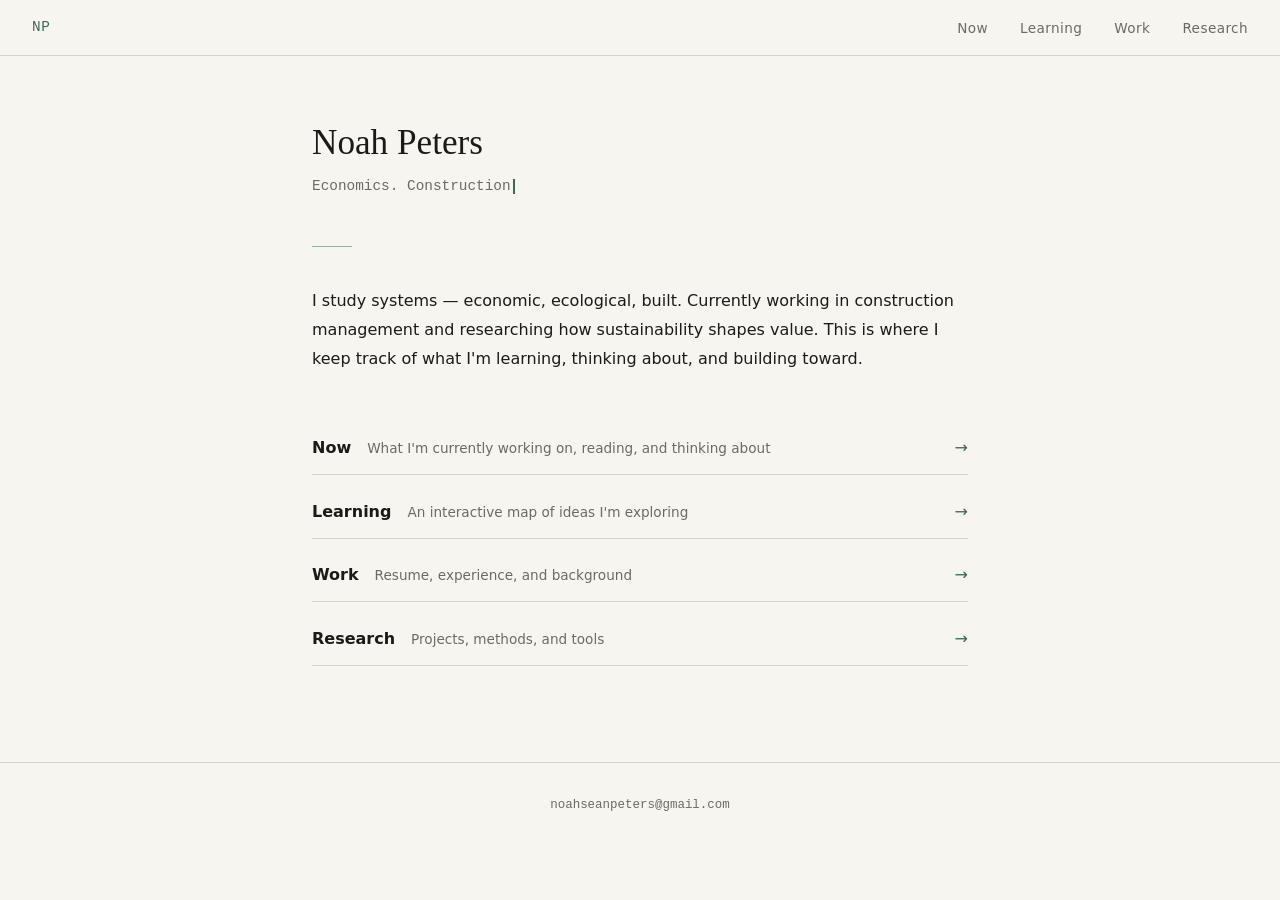
<file: index.html>
<!DOCTYPE html>
<html lang="en">
<head>
  <meta charset="UTF-8" />
  <meta name="viewport" content="width=device-width, initial-scale=1.0" />
  <title>Noah Peters</title>
  <link rel="stylesheet" href="css/style.css" />
  <style>
    .home-intro { margin-bottom: 3rem; }
    .home-intro h1 { margin-bottom: 0.5rem; }
    .nav-links { display: flex; flex-direction: column; gap: 0.6rem; margin-top: 3rem; }
    .nav-link-item {
      display: flex;
      align-items: baseline;
      gap: 1rem;
      padding: 0.8rem 0;
      border-bottom: 1px solid var(--border);
      text-decoration: none;
      color: var(--text);
      transition: color 0.2s;
    }
    .nav-link-item:hover { color: var(--accent); text-decoration: none; }
    .nav-link-item:hover .nav-link-arrow { transform: translateX(4px); }
    .nav-link-label { font-weight: 600; font-size: 1rem; }
    .nav-link-desc { font-size: 0.85rem; color: var(--text-muted); flex: 1; }
    .nav-link-arrow { color: var(--accent); transition: transform 0.2s; font-size: 1rem; }
    .divider {
      width: 40px;
      height: 1px;
      background: var(--accent);
      margin: 2.5rem 0;
      opacity: 0.5;
    }
  </style>
</head>
<body>

<nav>
  <a class="nav-name" href="index.html">NP</a>
  <ul>
    <li><a href="now.html">Now</a></li>
    <li><a href="learning.html">Learning</a></li>
    <li><a href="work.html">Work</a></li>
    <li><a href="research.html">Research</a></li>
  </ul>
</nav>

<main>
  <div class="home-intro">
    <h1 id="name-heading">Noah Peters</h1>
    <div class="typewriter" id="typewriter"></div>
  </div>

  <div class="divider"></div>

  <p id="bio-text" style="font-size:1rem; color: var(--text); line-height:1.8;"></p>

  <div class="nav-links" id="nav-links">
    <a class="nav-link-item" href="now.html">
      <span class="nav-link-label">Now</span>
      <span class="nav-link-desc">What I'm currently working on, reading, and thinking about</span>
      <span class="nav-link-arrow">→</span>
    </a>
    <a class="nav-link-item" href="learning.html">
      <span class="nav-link-label">Learning</span>
      <span class="nav-link-desc">An interactive map of ideas I'm exploring</span>
      <span class="nav-link-arrow">→</span>
    </a>
    <a class="nav-link-item" href="work.html">
      <span class="nav-link-label">Work</span>
      <span class="nav-link-desc">Resume, experience, and background</span>
      <span class="nav-link-arrow">→</span>
    </a>
    <a class="nav-link-item" href="research.html">
      <span class="nav-link-label">Research</span>
      <span class="nav-link-desc">Projects, methods, and tools</span>
      <span class="nav-link-arrow">→</span>
    </a>
  </div>
</main>

<footer>
  <span id="footer-email"></span>
</footer>

<script src="js/typewriter.js"></script>
<script>
  fetch('data/profile.json')
    .then(r => r.json())
    .then(p => {
      document.title = p.name;
      document.getElementById('name-heading').textContent = p.name;
      document.getElementById('bio-text').textContent = p.intro.join(' ');
      document.getElementById('footer-email').textContent = p.email;
      const tw = document.getElementById('typewriter');
      typewriter(tw, [p.tagline, ...p.intro], { speed: 42, pause: 2200, loop: true });
    });
</script>
</body>
</html>
</file>
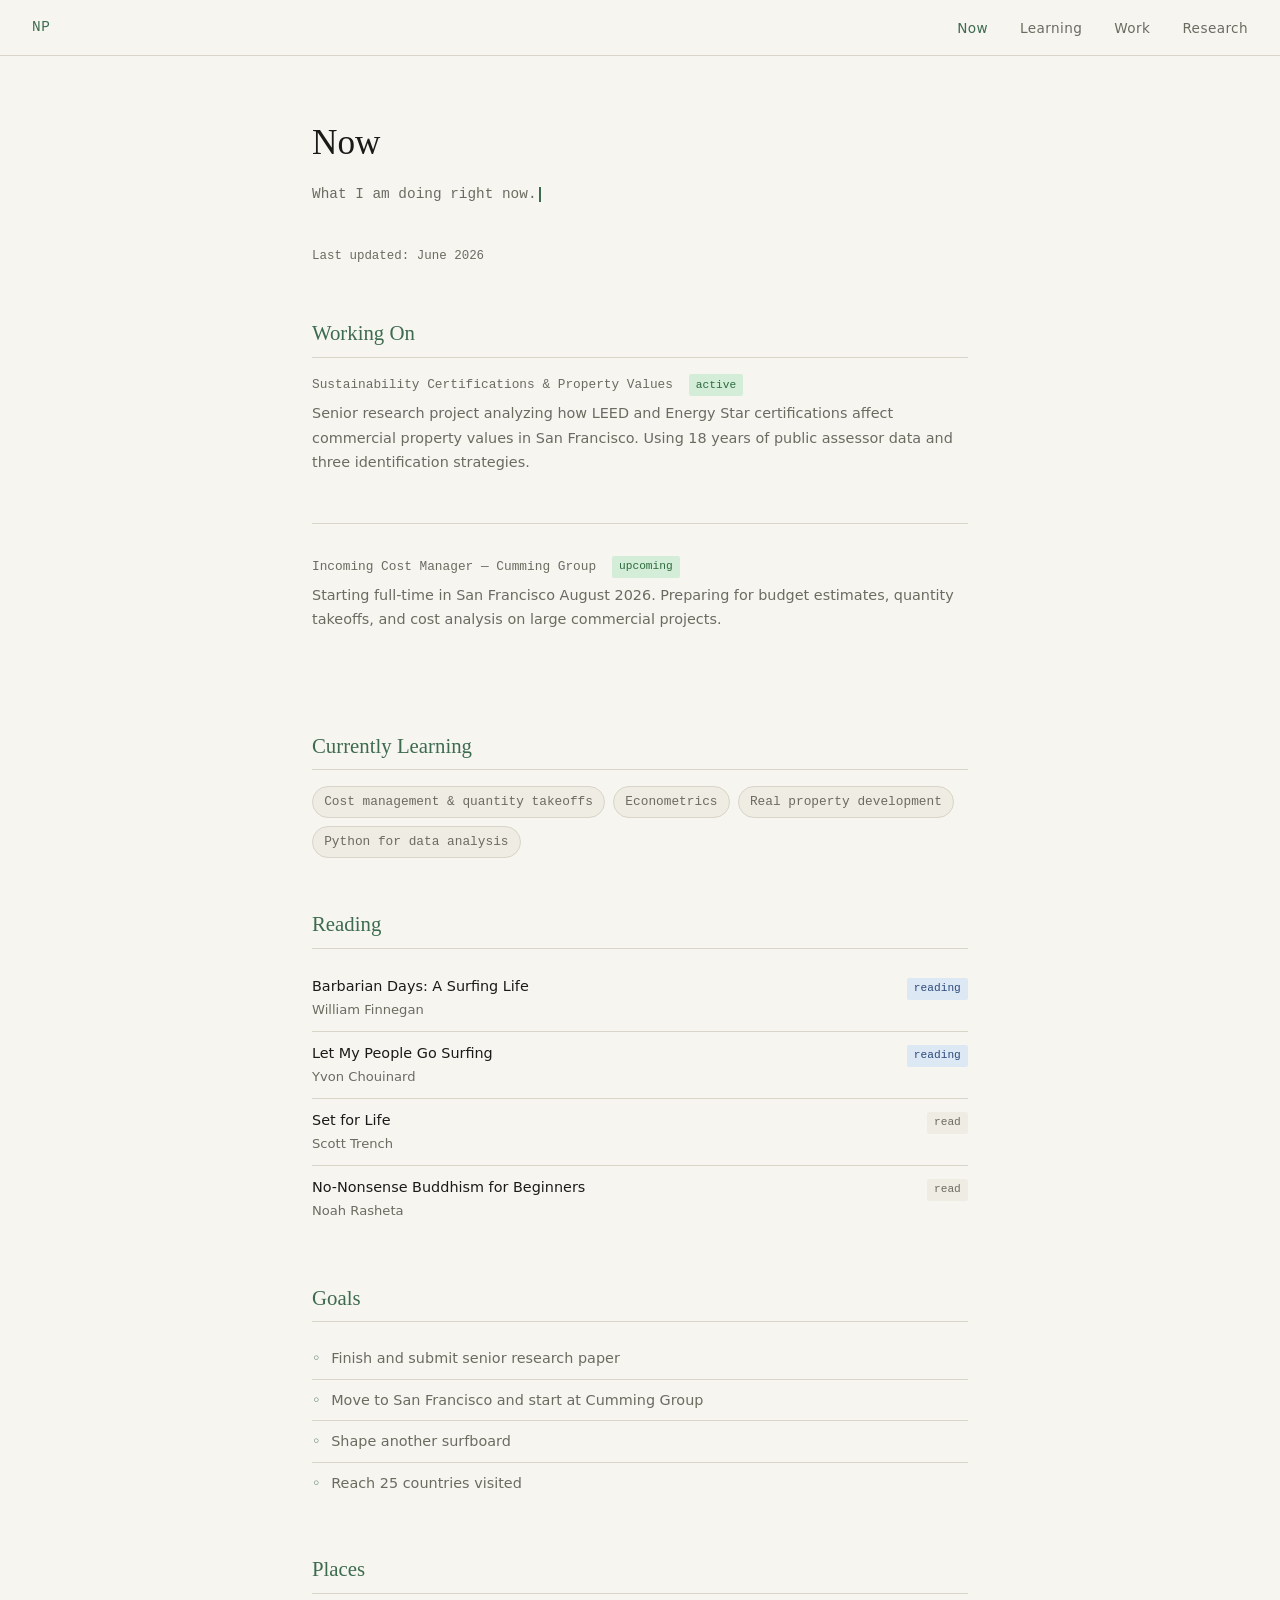
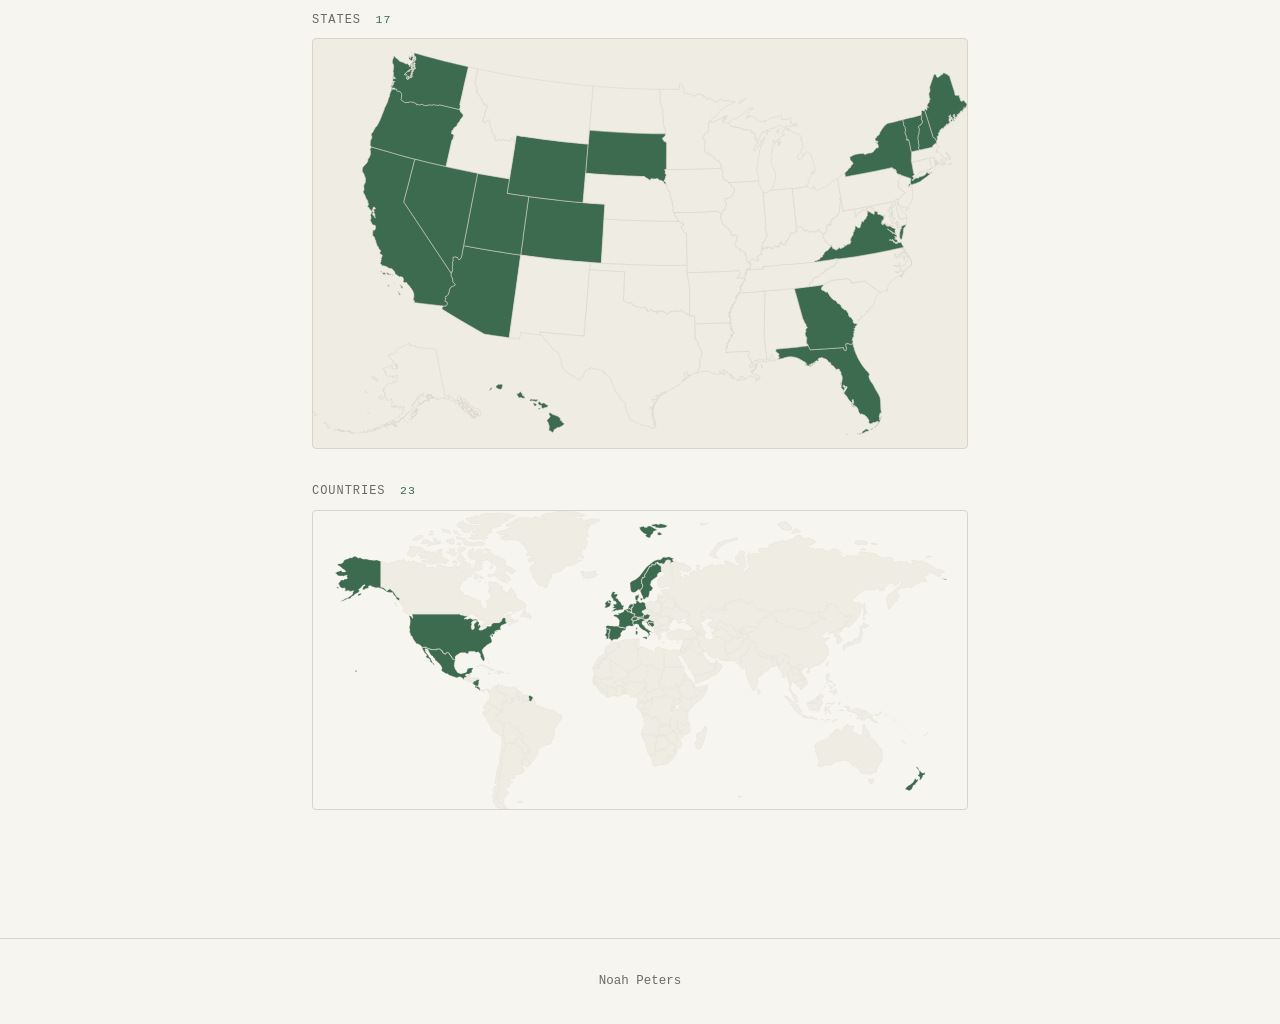
<file: now.html>
<!DOCTYPE html>
<html lang="en">
<head>
  <meta charset="UTF-8" />
  <meta name="viewport" content="width=device-width, initial-scale=1.0" />
  <title>Now — Noah Peters</title>
  <link rel="stylesheet" href="css/style.css" />
  <link rel="stylesheet" href="js/vendor/jsvectormap.min.css" />
  <style>
    .reading-item {
      display: flex;
      justify-content: space-between;
      align-items: baseline;
      padding: 0.6rem 0;
      border-bottom: 1px solid var(--border);
      gap: 1rem;
    }
    .reading-item:last-child { border-bottom: none; }
    .book-title { font-size: 0.9rem; color: var(--text); }
    .book-author { font-size: 0.82rem; color: var(--text-muted); }
    .goal-item {
      padding: 0.5rem 0 0.5rem 1.2rem;
      border-bottom: 1px solid var(--border);
      font-size: 0.9rem;
      color: var(--text-muted);
      position: relative;
    }
    .goal-item::before {
      content: '◦';
      position: absolute;
      left: 0;
      color: var(--accent);
    }
    .goal-item:last-child { border-bottom: none; }
    .learning-chips { display: flex; flex-wrap: wrap; gap: 0.5rem; margin-top: 0.5rem; }
    .chip {
      font-size: 0.8rem;
      font-family: var(--font-mono);
      background: var(--bg-alt);
      border: 1px solid var(--border);
      color: var(--text-muted);
      padding: 0.25rem 0.7rem;
      border-radius: 20px;
    }
    .updated {
      font-family: var(--font-mono);
      font-size: 0.78rem;
      color: var(--text-muted);
      margin-bottom: 2.5rem;
    }
    .map-label {
      font-family: var(--font-mono);
      font-size: 0.75rem;
      text-transform: uppercase;
      letter-spacing: 0.08em;
      color: var(--text-muted);
      margin-bottom: 0.5rem;
    }
    .map-count {
      font-family: var(--font-mono);
      font-size: 0.72rem;
      color: var(--accent);
      margin-left: 0.4rem;
    }
    .map-container {
      width: 100%;
      border: 1px solid var(--border);
      border-radius: 4px;
      background: var(--bg-alt);
      overflow: hidden;
      margin-bottom: 2rem;
    }
    #us-map    { /* height driven by SVG aspect ratio */ }
    #us-map svg { display: block; width: 100%; height: auto; }
    #world-map { height: 300px; }
    .state-path { cursor: pointer; transition: fill 0.12s; }
    #us-tooltip {
      position: fixed;
      display: none;
      background: var(--text);
      color: var(--bg);
      font-family: var(--font-mono);
      font-size: 0.74rem;
      padding: 0.22rem 0.55rem;
      border-radius: 2px;
      pointer-events: none;
      z-index: 200;
      white-space: nowrap;
    }
    .jsvectormap-tooltip {
      font-family: var(--font-mono) !important;
      font-size: 0.75rem !important;
      background: var(--text) !important;
      color: var(--bg) !important;
      border: none !important;
      border-radius: 2px !important;
      padding: 0.25rem 0.6rem !important;
    }
  </style>
</head>
<body>

<nav>
  <a class="nav-name" href="index.html">NP</a>
  <ul>
    <li><a href="now.html" class="active">Now</a></li>
    <li><a href="learning.html">Learning</a></li>
    <li><a href="work.html">Work</a></li>
    <li><a href="research.html">Research</a></li>
  </ul>
</nav>

<main>
  <h1>Now</h1>
  <div class="typewriter" id="typewriter"></div>
  <p class="updated" id="updated"></p>

  <h2>Working On</h2>
  <div id="working-on"></div>

  <h2>Currently Learning</h2>
  <div class="learning-chips" id="learning-chips"></div>

  <h2>Reading</h2>
  <div id="reading"></div>

  <h2>Goals</h2>
  <div id="goals"></div>

  <h2>Places</h2>
  <div class="map-label" id="us-label"></div>
  <div id="us-map" class="map-container"></div>
  <div class="map-label" id="world-label"></div>
  <div id="world-map" class="map-container"></div>
</main>

<div id="us-tooltip"></div>
<footer>Noah Peters</footer>

<script src="js/typewriter.js"></script>
<script src="js/vendor/jsvectormap.min.js"></script>
<script src="js/vendor/jsvectormap-world.js"></script>
<script src="js/vendor/topojson-client.min.js"></script>
<script src="js/vendor/d3-array.min.js"></script>
<script src="js/vendor/d3-geo.min.js"></script>
<script>
  const COUNTRY_CODES = {
    'Afghanistan':'AF','Albania':'AL','Algeria':'DZ','Angola':'AO','Argentina':'AR',
    'Armenia':'AM','Australia':'AU','Austria':'AT','Azerbaijan':'AZ','Bahrain':'BH',
    'Bangladesh':'BD','Belarus':'BY','Belgium':'BE','Belize':'BZ','Benin':'BJ',
    'Bolivia':'BO','Bosnia and Herzegovina':'BA','Botswana':'BW','Brazil':'BR',
    'Bulgaria':'BG','Cambodia':'KH','Cameroon':'CM','Canada':'CA','Chile':'CL',
    'China':'CN','Colombia':'CO','Costa Rica':'CR','Croatia':'HR','Cuba':'CU',
    'Czech Republic':'CZ','Denmark':'DK','Dominican Republic':'DO','Ecuador':'EC',
    'Egypt':'EG','El Salvador':'SV','England':'GB','Estonia':'EE','Ethiopia':'ET',
    'Finland':'FI','France':'FR','Georgia':'GE','Germany':'DE','Ghana':'GH',
    'Greece':'GR','Guatemala':'GT','Honduras':'HN','Hungary':'HU','Iceland':'IS',
    'India':'IN','Indonesia':'ID','Iran':'IR','Iraq':'IQ','Republic of Ireland':'IE',
    'Israel':'IL','Italy':'IT','Jamaica':'JM','Japan':'JP','Jordan':'JO',
    'Kazakhstan':'KZ','Kenya':'KE','Kosovo':'XK','Latvia':'LV','Lebanon':'LB',
    'Libya':'LY','Liechtenstein':'LI','Lithuania':'LT','Luxembourg':'LU',
    'Malaysia':'MY','Mali':'ML','Mexico':'MX','Moldova':'MD','Mongolia':'MN',
    'Morocco':'MA','Mozambique':'MZ','Myanmar':'MM','Nepal':'NP','Netherlands':'NL',
    'New Zealand':'NZ','Nicaragua':'NI','Nigeria':'NG','North Korea':'KP',
    'Norway':'NO','Pakistan':'PK','Panama':'PA','Paraguay':'PY','Peru':'PE',
    'Philippines':'PH','Poland':'PL','Portugal':'PT','Romania':'RO','Russia':'RU',
    'Saudi Arabia':'SA','Scotland':'GB','Senegal':'SN','Serbia':'RS','Singapore':'SG',
    'Slovakia':'SK','Slovenia':'SI','Somalia':'SO','South Africa':'ZA',
    'South Korea':'KR','Spain':'ES','Sudan':'SD','Sweden':'SE','Switzerland':'CH',
    'Syria':'SY','Taiwan':'TW','Tanzania':'TZ','Thailand':'TH','Tunisia':'TN',
    'Turkey':'TR','Uganda':'UG','Ukraine':'UA','United Arab Emirates':'AE',
    'United Kingdom':'GB','United States':'US','Uruguay':'UY','Uzbekistan':'UZ',
    'Venezuela':'VE','Vietnam':'VN','Wales':'GB','Yemen':'YE','Zambia':'ZM',
    'Zimbabwe':'ZW'
  };

  const mapStyle = {
    initial:      { fill: '#efece4', stroke: '#d8d4c8', strokeWidth: 0.4 },
    selected:     { fill: '#3d6b4f' },
    hover:        { fillOpacity: 0.75 },
    selectedHover:{ fill: '#4d7b5f' }
  };

  fetch('data/now.json')
    .then(r => r.json())
    .then(d => {
      document.getElementById('updated').textContent = `Last updated: ${d.updated}`;

      typewriter(document.getElementById('typewriter'),
        ['What I am doing right now.'], { speed: 40, pause: 99999 });

      // Working on
      const wo = document.getElementById('working-on');
      d.working_on.forEach(item => {
        wo.innerHTML += `
          <div class="entry">
            <div class="entry-meta">
              ${item.title}
              <span class="status status-active">${item.status}</span>
            </div>
            <p class="entry-desc">${item.description}</p>
          </div>`;
      });

      // Learning chips
      const chips = document.getElementById('learning-chips');
      d.learning.forEach(l => {
        chips.innerHTML += `<span class="chip">${l}</span>`;
      });

      // Reading
      const reading = document.getElementById('reading');
      d.reading.forEach(b => {
        const statusClass = b.status === 'reading' ? 'status-reading'
          : b.status === 'read' ? 'status-done' : 'status-want';
        const statusLabel = b.status === 'want to read' ? 'want to read' : b.status;
        reading.innerHTML += `
          <div class="reading-item">
            <div>
              <div class="book-title">${b.title}</div>
              <div class="book-author">${b.author}</div>
            </div>
            <span class="status ${statusClass}">${statusLabel}</span>
          </div>`;
      });

      // Goals
      const goals = document.getElementById('goals');
      d.goals.forEach(g => {
        goals.innerHTML += `<div class="goal-item">${g}</div>`;
      });

      // Places — maps
      document.getElementById('us-label').innerHTML =
        `States <span class="map-count">${d.places.states.length}</span>`;
      document.getElementById('world-label').innerHTML =
        `Countries <span class="map-count">${d.places.countries.length}</span>`;

      // US states map via d3-geo + topojson
      const tip = document.getElementById('us-tooltip');
      fetch('js/vendor/states-10m.json')
        .then(r => r.json())
        .then(us => {
          const features = topojson.feature(us, us.objects.states).features;
          const W = 960, H = 600;
          const projection = d3.geoAlbersUsa().fitSize([W, H], { type: 'FeatureCollection', features });
          const path = d3.geoPath().projection(projection);

          const svg = document.createElementNS('http://www.w3.org/2000/svg', 'svg');
          svg.setAttribute('viewBox', `0 0 ${W} ${H}`);
          svg.setAttribute('width', '100%');
          svg.setAttribute('height', 'auto');
          svg.setAttribute('preserveAspectRatio', 'xMidYMid meet');

          features.forEach(f => {
            const d_attr = path(f);
            if (!d_attr) return;
            const visited = d.places.states.includes(f.properties.name);
            const fillBase   = visited ? '#3d6b4f' : '#efece4';
            const fillHover  = visited ? '#4d8b62' : '#dedad0';

            const el = document.createElementNS('http://www.w3.org/2000/svg', 'path');
            el.setAttribute('d', d_attr);
            el.setAttribute('fill', fillBase);
            el.setAttribute('stroke', '#d8d4c8');
            el.setAttribute('stroke-width', '0.8');
            el.classList.add('state-path');

            el.addEventListener('mouseenter', () => {
              el.setAttribute('fill', fillHover);
            });
            el.addEventListener('mousemove', e => {
              tip.textContent = f.properties.name + (visited ? ' ✓' : '');
              tip.style.display = 'block';
              tip.style.left = (e.clientX + 14) + 'px';
              tip.style.top  = (e.clientY - 32) + 'px';
            });
            el.addEventListener('mouseleave', () => {
              el.setAttribute('fill', fillBase);
              tip.style.display = 'none';
            });

            svg.appendChild(el);
          });

          const usContainer = document.getElementById('us-map');
          usContainer.innerHTML = '';
          usContainer.appendChild(svg);
        });

      // World map via jsvectormap
      const visitedCountries = [...new Set(d.places.countries.map(c => COUNTRY_CODES[c]).filter(Boolean))];

      // Reverse lookup: ISO code → display name
      const CODE_TO_NAME = {};
      Object.entries(COUNTRY_CODES).forEach(([name, code]) => {
        if (!CODE_TO_NAME[code]) CODE_TO_NAME[code] = name;
      });

      new jsVectorMap({
        map: 'world',
        selector: '#world-map',
        selectedRegions: visitedCountries,
        regionsSelectable: false,
        zoomButtons: false,
        zoomOnScroll: false,
        regionStyle: mapStyle,
        onRegionTooltipShow(event, tooltip) {
          tooltip.hide();
        }
      });

      // Custom tooltip via direct DOM delegation on data-code paths
      const worldEl = document.getElementById('world-map');
      worldEl.addEventListener('mousemove', e => {
        const path = e.target.closest('[data-code]');
        if (path) {
          const code = path.getAttribute('data-code');
          const name = CODE_TO_NAME[code] || code;
          const visited = visitedCountries.includes(code);
          tip.textContent = name + (visited ? ' ✓' : '');
          tip.style.display = 'block';
          tip.style.left = (e.clientX + 14) + 'px';
          tip.style.top  = (e.clientY - 32) + 'px';
        } else {
          tip.style.display = 'none';
        }
      });
      worldEl.addEventListener('mouseleave', () => { tip.style.display = 'none'; });
    });
</script>
</body>
</html>
</file>
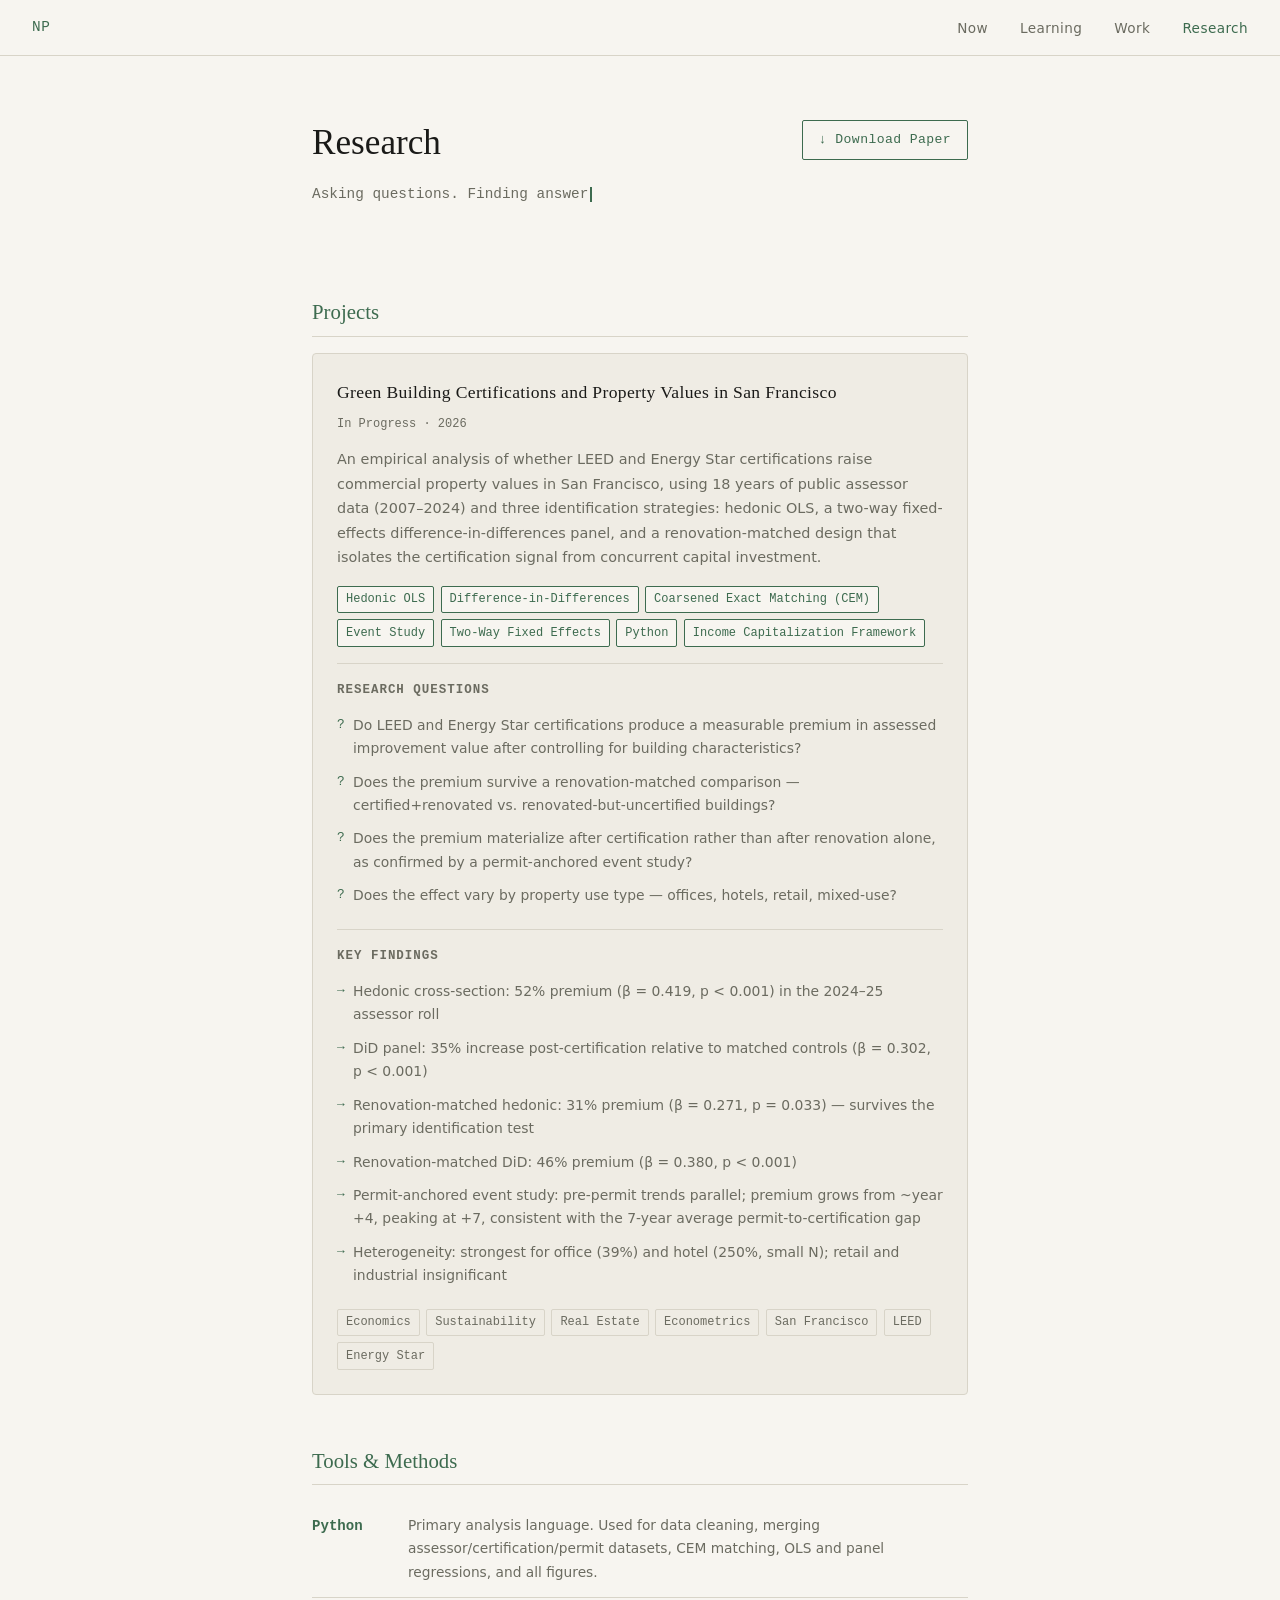
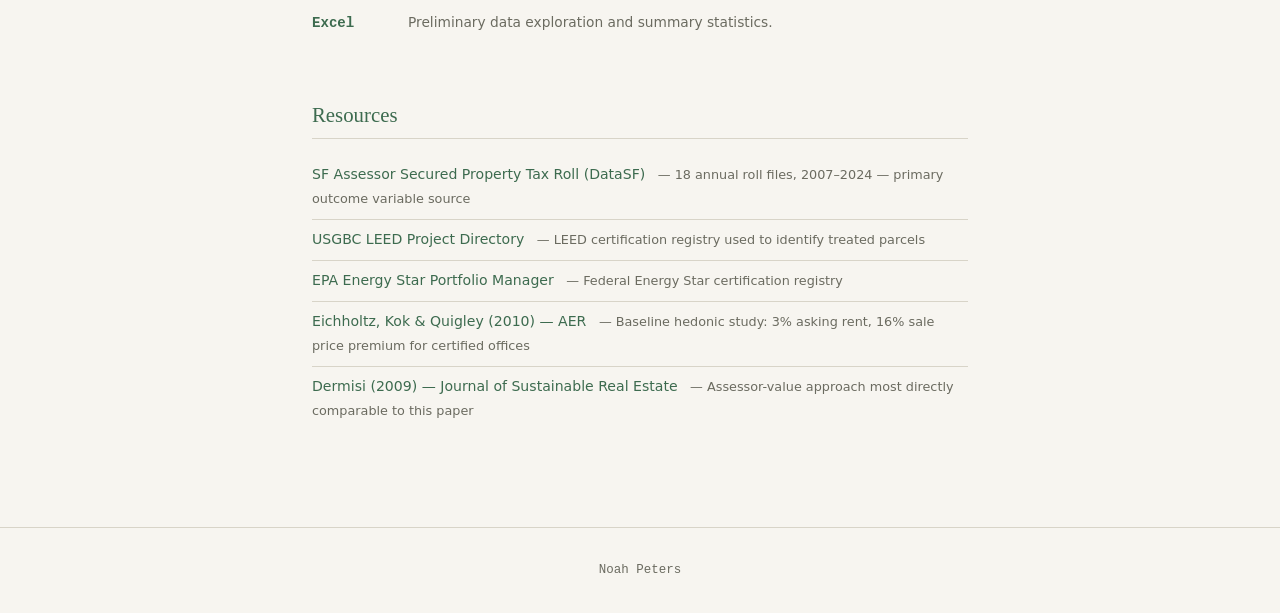
<file: research.html>
<!DOCTYPE html>
<html lang="en">
<head>
  <meta charset="UTF-8" />
  <meta name="viewport" content="width=device-width, initial-scale=1.0" />
  <title>Research — Noah Peters</title>
  <link rel="stylesheet" href="css/style.css" />
  <style>
    .research-card {
      background: var(--bg-alt);
      border: 1px solid var(--border);
      border-radius: 4px;
      padding: 1.5rem;
      margin-bottom: 1.5rem;
    }
    .research-card h3 {
      font-family: var(--font-serif);
      font-size: 1.1rem;
      font-weight: normal;
      margin-bottom: 0.4rem;
    }
    .research-status {
      font-family: var(--font-mono);
      font-size: 0.75rem;
      color: var(--text-muted);
      margin-bottom: 0.8rem;
    }
    .questions {
      margin-top: 1rem;
      padding-top: 1rem;
      border-top: 1px solid var(--border);
    }
    .questions h4 {
      font-size: 0.78rem;
      font-family: var(--font-mono);
      text-transform: uppercase;
      letter-spacing: 0.08em;
      color: var(--text-muted);
      margin-bottom: 0.5rem;
    }
    .questions ul { list-style: none; }
    .questions li {
      font-size: 0.87rem;
      color: var(--text-muted);
      padding: 0.3rem 0 0.3rem 1rem;
      position: relative;
    }
    .questions li::before {
      content: '?';
      position: absolute;
      left: 0;
      color: var(--accent);
      font-family: var(--font-mono);
      font-size: 0.8rem;
    }
    .findings { margin-top: 1rem; padding-top: 1rem; border-top: 1px solid var(--border); }
    .findings h4 {
      font-size: 0.78rem;
      font-family: var(--font-mono);
      text-transform: uppercase;
      letter-spacing: 0.08em;
      color: var(--text-muted);
      margin-bottom: 0.5rem;
    }
    .findings ul { list-style: none; }
    .findings li {
      font-size: 0.87rem;
      color: var(--text-muted);
      padding: 0.3rem 0 0.3rem 1rem;
      position: relative;
    }
    .findings li::before {
      content: '→';
      position: absolute;
      left: 0;
      color: var(--accent);
      font-family: var(--font-mono);
      font-size: 0.8rem;
    }
    .methods { display: flex; flex-wrap: wrap; gap: 0.4rem; margin-top: 0.8rem; }
    .method-tag {
      font-size: 0.75rem;
      font-family: var(--font-mono);
      background: var(--bg);
      border: 1px solid var(--accent);
      color: var(--accent);
      padding: 0.15rem 0.5rem;
      border-radius: 2px;
    }
    .tool-item {
      display: flex;
      gap: 1rem;
      padding: 0.8rem 0;
      border-bottom: 1px solid var(--border);
      align-items: baseline;
    }
    .tool-item:last-child { border-bottom: none; }
    .tool-name {
      font-family: var(--font-mono);
      font-weight: 600;
      font-size: 0.88rem;
      color: var(--accent);
      min-width: 80px;
    }
    .tool-desc { font-size: 0.86rem; color: var(--text-muted); }
    .resource-list { list-style: none; }
    .resource-list li {
      padding: 0.5rem 0;
      border-bottom: 1px solid var(--border);
      font-size: 0.88rem;
    }
    .resource-list li:last-child { border-bottom: none; }
    .resource-list a { color: var(--accent); }
    .resource-desc { font-size: 0.8rem; color: var(--text-muted); margin-left: 0.5rem; }
  </style>
</head>
<body>

<nav>
  <a class="nav-name" href="index.html">NP</a>
  <ul>
    <li><a href="now.html">Now</a></li>
    <li><a href="learning.html">Learning</a></li>
    <li><a href="work.html">Work</a></li>
    <li><a href="research.html" class="active">Research</a></li>
  </ul>
</nav>

<main>
  <div style="display:flex;align-items:flex-start;justify-content:space-between;gap:1rem;flex-wrap:wrap;margin-bottom:2rem">
    <div>
      <h1>Research</h1>
      <div class="typewriter" id="typewriter"></div>
    </div>
    <a class="btn" href="research-paper.pdf" download>
      ↓ Download Paper
    </a>
  </div>

  <h2>Projects</h2>
  <div id="projects"></div>

  <h2>Tools & Methods</h2>
  <div id="tools"></div>

  <h2>Resources</h2>
  <ul class="resource-list" id="resources"></ul>
</main>

<footer>Noah Peters</footer>

<script src="js/typewriter.js"></script>
<script>
  fetch('data/research.json')
    .then(r => r.json())
    .then(d => {
      typewriter(document.getElementById('typewriter'),
        ['Asking questions. Finding answers.'], { speed: 40, pause: 99999 });

      // Projects
      const projects = document.getElementById('projects');
      d.projects.forEach(p => {
        projects.innerHTML += `
          <div class="research-card">
            <h3>${p.title}</h3>
            <div class="research-status">${p.status} · ${p.year}</div>
            <p class="entry-desc">${p.description}</p>
            <div class="methods">
              ${p.methods.map(m => `<span class="method-tag">${m}</span>`).join('')}
            </div>
            <div class="questions">
              <h4>Research Questions</h4>
              <ul>${p.questions.map(q => `<li>${q}</li>`).join('')}</ul>
            </div>
            ${p.findings ? `
            <div class="findings">
              <h4>Key Findings</h4>
              <ul>${p.findings.map(f => `<li>${f}</li>`).join('')}</ul>
            </div>` : ''}
            <div class="tags" style="margin-top:1rem">
              ${p.tags.map(t => `<span class="tag">${t}</span>`).join('')}
            </div>
          </div>`;
      });

      // Tools
      const tools = document.getElementById('tools');
      d.tools.forEach(t => {
        tools.innerHTML += `
          <div class="tool-item">
            <span class="tool-name">${t.name}</span>
            <span class="tool-desc">${t.description}${t.learning ? ' <em style="color:var(--accent);font-size:0.78rem">(learning)</em>' : ''}</span>
          </div>`;
      });

      // Resources
      const resources = document.getElementById('resources');
      d.resources.forEach(r => {
        resources.innerHTML += `
          <li>
            <a href="${r.url}" target="_blank" rel="noopener">${r.label}</a>
            <span class="resource-desc">— ${r.description}</span>
          </li>`;
      });
    });
</script>
</body>
</html>
</file>
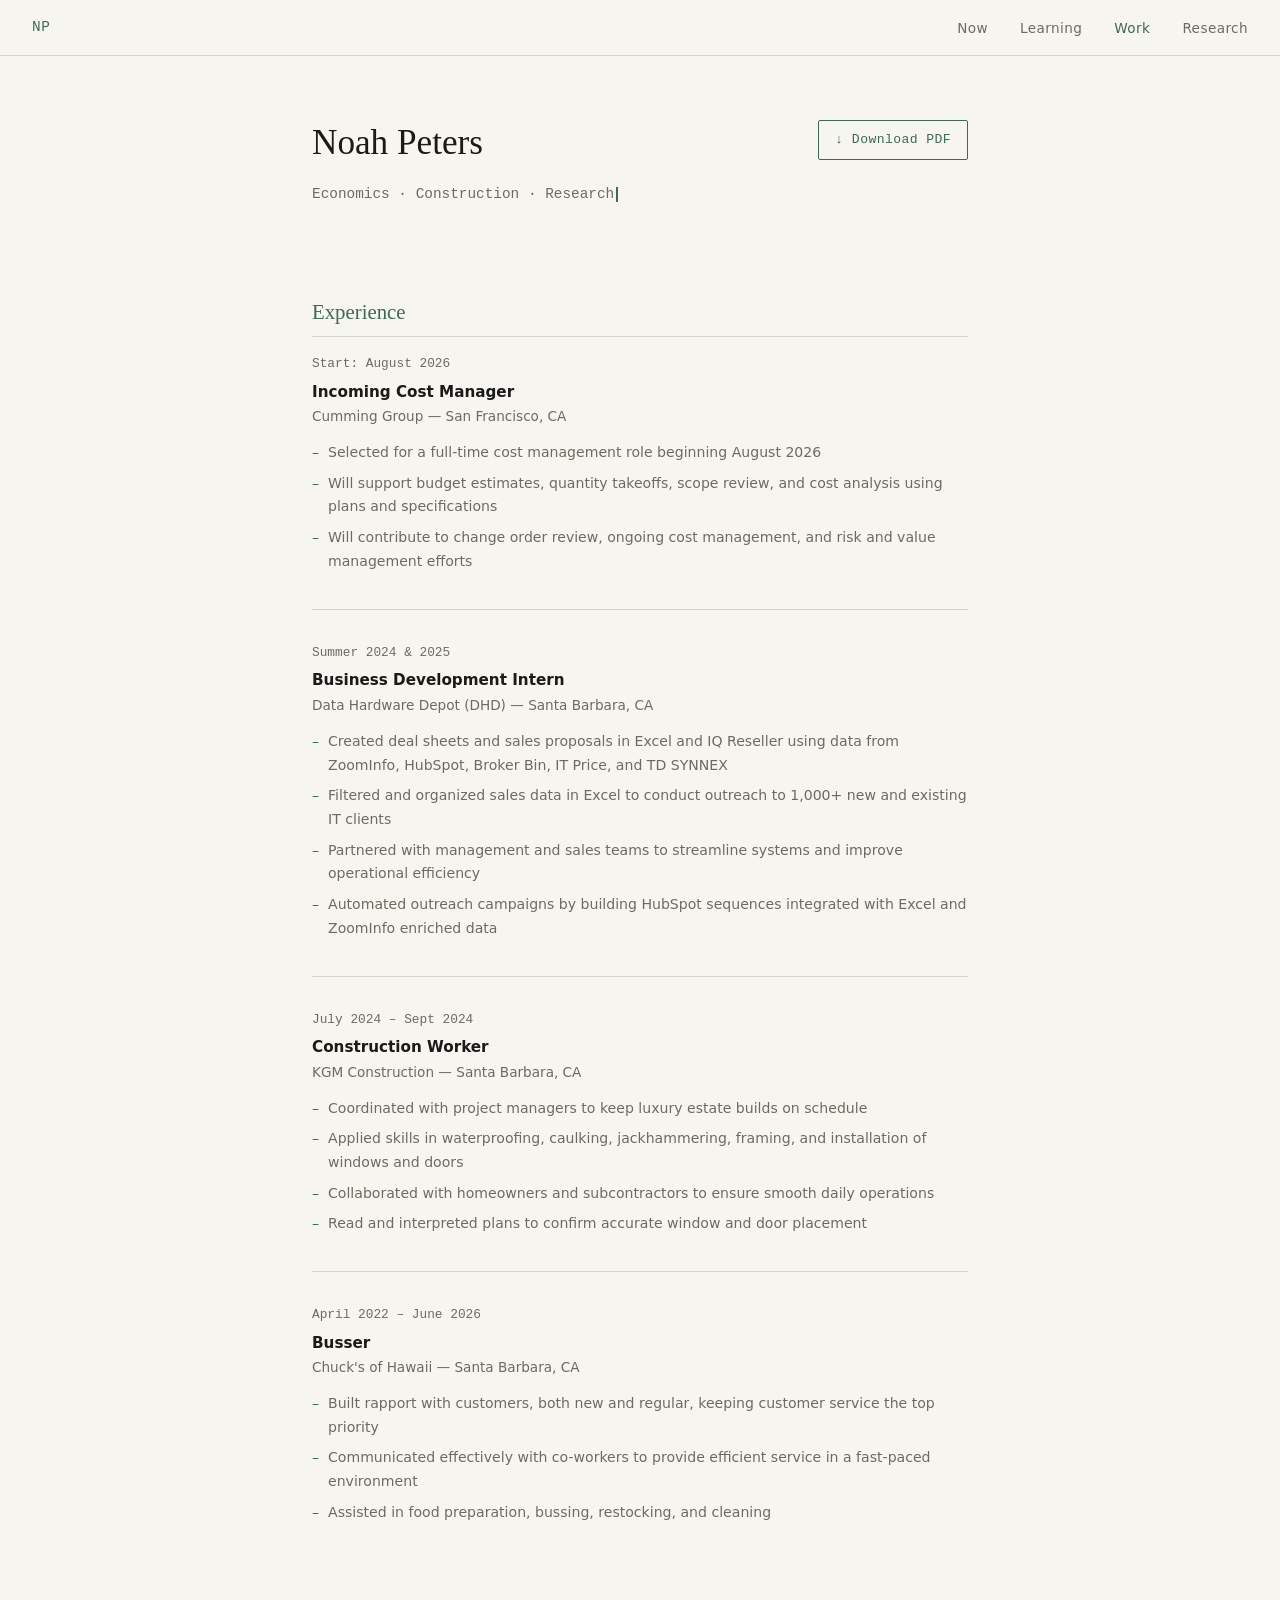
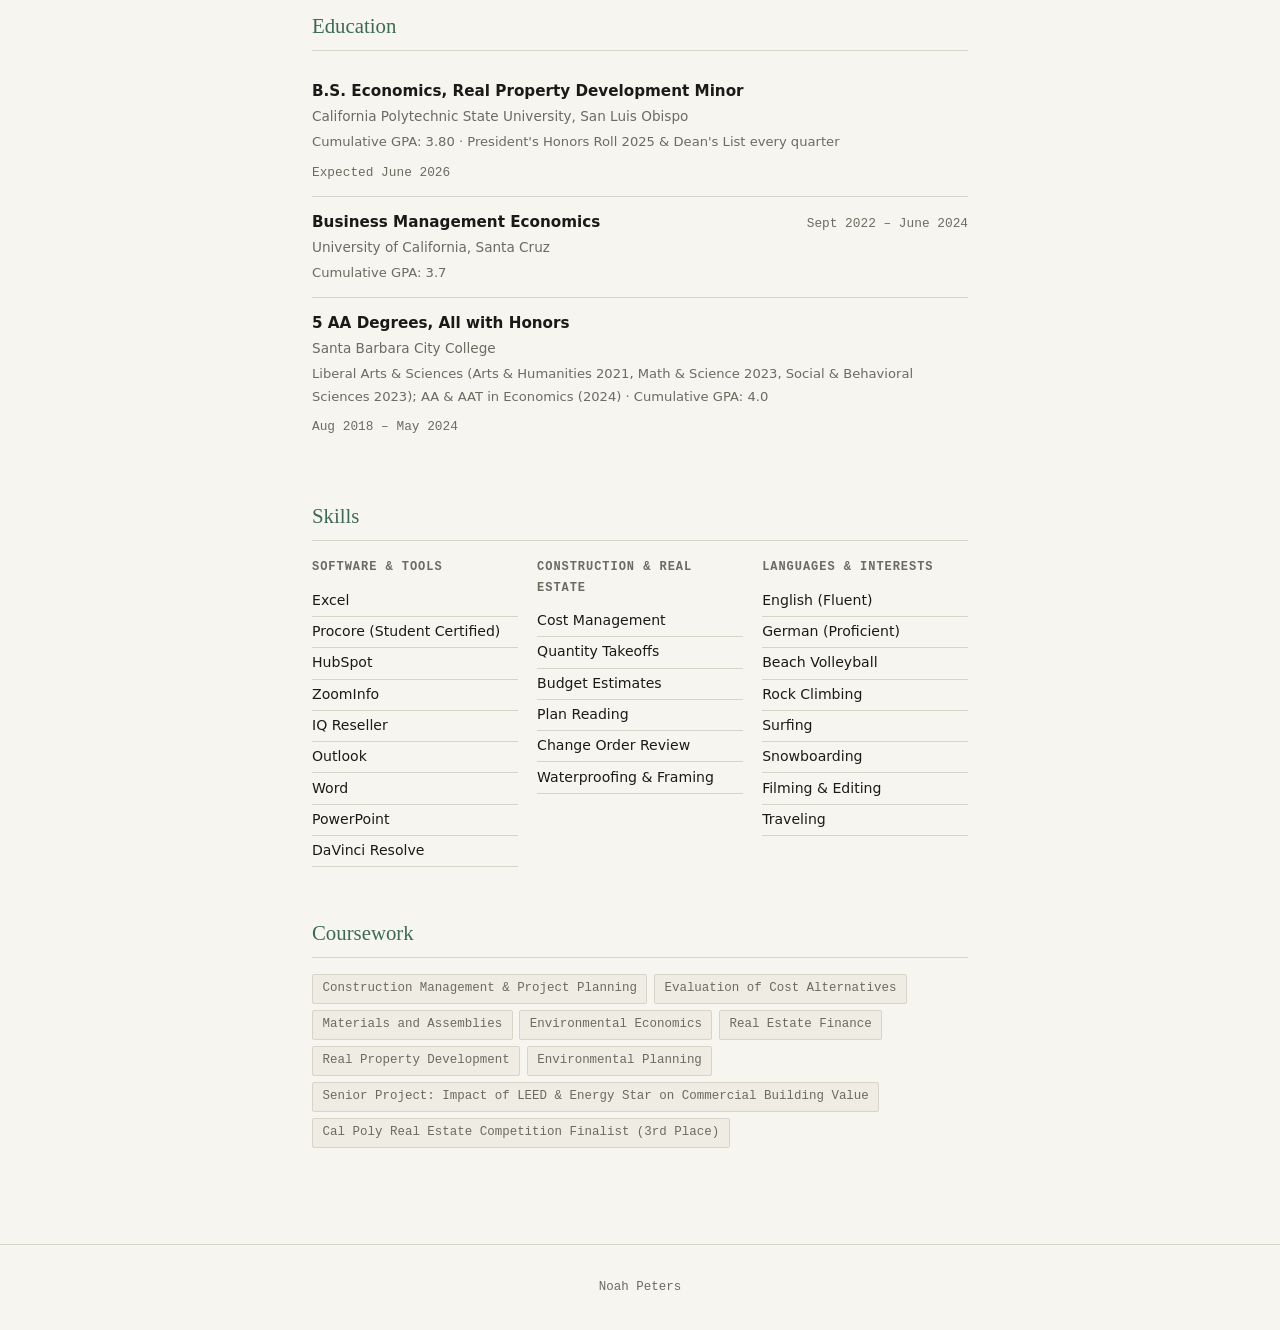
<file: work.html>
<!DOCTYPE html>
<html lang="en">
<head>
  <meta charset="UTF-8" />
  <meta name="viewport" content="width=device-width, initial-scale=1.0" />
  <title>Work — Noah Peters</title>
  <link rel="stylesheet" href="css/style.css" />
  <style>
    .resume-header {
      display: flex;
      align-items: flex-start;
      justify-content: space-between;
      gap: 1rem;
      margin-bottom: 2rem;
      flex-wrap: wrap;
    }
    .exp-role {
      font-weight: 600;
      font-size: 0.95rem;
    }
    .exp-company {
      font-size: 0.85rem;
      color: var(--text-muted);
    }
    .exp-bullets {
      list-style: none;
      margin-top: 0.6rem;
    }
    .exp-bullets li {
      font-size: 0.88rem;
      color: var(--text-muted);
      padding: 0.2rem 0 0.2rem 1rem;
      position: relative;
    }
    .exp-bullets li::before {
      content: '–';
      position: absolute;
      left: 0;
      color: var(--accent);
    }
    .course-grid {
      display: flex;
      flex-wrap: wrap;
      gap: 0.4rem;
    }
    .course-pill {
      font-size: 0.78rem;
      font-family: var(--font-mono);
      background: var(--bg-alt);
      border: 1px solid var(--border);
      color: var(--text-muted);
      padding: 0.2rem 0.6rem;
      border-radius: 2px;
    }
    .edu-item {
      display: flex;
      justify-content: space-between;
      align-items: baseline;
      flex-wrap: wrap;
      gap: 0.5rem;
      padding: 0.8rem 0;
      border-bottom: 1px solid var(--border);
    }
    .edu-item:last-child { border-bottom: none; }
    .edu-degree { font-weight: 600; font-size: 0.95rem; }
    .edu-school { font-size: 0.85rem; color: var(--text-muted); }
    .edu-years { font-family: var(--font-mono); font-size: 0.8rem; color: var(--text-muted); }
  </style>
</head>
<body>

<nav>
  <a class="nav-name" href="index.html">NP</a>
  <ul>
    <li><a href="now.html">Now</a></li>
    <li><a href="learning.html">Learning</a></li>
    <li><a href="work.html" class="active">Work</a></li>
    <li><a href="research.html">Research</a></li>
  </ul>
</nav>

<main>
  <div class="resume-header">
    <div>
      <h1>Noah Peters</h1>
      <div class="typewriter" id="typewriter"></div>
    </div>
    <a class="btn" href="resume.pdf" download>
      ↓ Download PDF
    </a>
  </div>

  <h2>Experience</h2>
  <div id="experience"></div>

  <h2>Education</h2>
  <div id="education"></div>

  <h2>Skills</h2>
  <div class="skills-grid" id="skills"></div>

  <h2>Coursework</h2>
  <div class="course-grid" id="courses"></div>
</main>

<footer>Noah Peters</footer>

<script src="js/typewriter.js"></script>
<script>
  fetch('data/resume.json')
    .then(r => r.json())
    .then(d => {
      typewriter(document.getElementById('typewriter'),
        ['Economics · Construction · Research'], { speed: 40, pause: 99999 });

      // Experience
      const exp = document.getElementById('experience');
      d.experience.forEach(e => {
        exp.innerHTML += `
          <div class="entry">
            <div class="entry-meta">${e.years}</div>
            <div class="exp-role">${e.role}</div>
            <div class="exp-company">${e.company}</div>
            <ul class="exp-bullets">
              ${e.bullets.map(b => `<li>${b}</li>`).join('')}
            </ul>
          </div>`;
      });

      // Education
      const edu = document.getElementById('education');
      d.education.forEach(e => {
        edu.innerHTML += `
          <div class="edu-item">
            <div>
              <div class="edu-degree">${e.degree}</div>
              <div class="edu-school">${e.institution}</div>
              ${e.notes ? `<div style="font-size:0.82rem;color:var(--text-muted);margin-top:0.2rem">${e.notes}</div>` : ''}
            </div>
            <div class="edu-years">${e.years}</div>
          </div>`;
      });

      // Skills
      const skills = document.getElementById('skills');
      d.skills.forEach(s => {
        skills.innerHTML += `
          <div class="skill-group">
            <h3>${s.category}</h3>
            <ul>${s.items.map(i => `<li>${i}</li>`).join('')}</ul>
          </div>`;
      });

      // Courses
      const courses = document.getElementById('courses');
      d.courses.forEach(c => {
        courses.innerHTML += `<span class="course-pill">${c}</span>`;
      });
    });
</script>
</body>
</html>
</file>
<file: css/style.css>
/* ── Reset & Base ── */
*, *::before, *::after { box-sizing: border-box; margin: 0; padding: 0; }

:root {
  --bg:        #f7f5f0;
  --bg-alt:    #efece4;
  --text:      #1a1a18;
  --text-muted:#6b6b60;
  --accent:    #3d6b4f;
  --accent2:   #7a6040;
  --border:    #d8d4c8;
  --font-serif: 'Georgia', 'Times New Roman', serif;
  --font-mono:  'Courier New', Courier, monospace;
  --font-sans:  system-ui, -apple-system, sans-serif;
  --max-width:  720px;
  --nav-height: 56px;
}

html { scroll-behavior: smooth; }

body {
  background: var(--bg);
  color: var(--text);
  font-family: var(--font-sans);
  font-size: 16px;
  line-height: 1.7;
  min-height: 100vh;
}

/* ── Nav ── */
nav {
  position: fixed;
  top: 0; left: 0; right: 0;
  height: var(--nav-height);
  background: var(--bg);
  border-bottom: 1px solid var(--border);
  display: flex;
  align-items: center;
  justify-content: space-between;
  padding: 0 2rem;
  z-index: 100;
}

nav .nav-name {
  font-family: var(--font-mono);
  font-size: 0.9rem;
  color: var(--accent);
  text-decoration: none;
  letter-spacing: 0.05em;
}

nav ul {
  list-style: none;
  display: flex;
  gap: 2rem;
}

nav ul a {
  font-size: 0.85rem;
  color: var(--text-muted);
  text-decoration: none;
  letter-spacing: 0.03em;
  transition: color 0.2s;
}

nav ul a:hover, nav ul a.active { color: var(--accent); }

/* ── Page Layout ── */
main {
  max-width: var(--max-width);
  margin: 0 auto;
  padding: calc(var(--nav-height) + 4rem) 2rem 6rem;
}

/* ── Typography ── */
h1 {
  font-family: var(--font-serif);
  font-size: 2.2rem;
  font-weight: normal;
  line-height: 1.3;
  margin-bottom: 1rem;
  color: var(--text);
}

h2 {
  font-family: var(--font-serif);
  font-size: 1.3rem;
  font-weight: normal;
  color: var(--accent);
  margin: 3rem 0 1rem;
  padding-bottom: 0.4rem;
  border-bottom: 1px solid var(--border);
}

h3 {
  font-size: 0.95rem;
  font-weight: 600;
  color: var(--text);
  margin-bottom: 0.3rem;
  letter-spacing: 0.02em;
}

p { margin-bottom: 1rem; color: var(--text-muted); }

a { color: var(--accent); text-decoration: none; }
a:hover { text-decoration: underline; }

/* ── Typewriter ── */
.typewriter {
  font-family: var(--font-mono);
  font-size: 0.9rem;
  color: var(--text-muted);
  margin-bottom: 2.5rem;
  min-height: 1.5em;
}

.typewriter .cursor {
  display: inline-block;
  width: 2px;
  height: 1em;
  background: var(--accent);
  margin-left: 2px;
  vertical-align: text-bottom;
  animation: blink 1s step-end infinite;
}

@keyframes blink { 0%, 100% { opacity: 1; } 50% { opacity: 0; } }

/* ── Cards / Entries ── */
.entry {
  margin-bottom: 2rem;
  padding-bottom: 2rem;
  border-bottom: 1px solid var(--border);
}
.entry:last-child { border-bottom: none; }

.entry-meta {
  font-size: 0.8rem;
  color: var(--text-muted);
  font-family: var(--font-mono);
  margin-bottom: 0.3rem;
}

.entry-title { font-weight: 600; margin-bottom: 0.4rem; }
.entry-desc { font-size: 0.9rem; }

/* ── Tags ── */
.tags { display: flex; flex-wrap: wrap; gap: 0.4rem; margin-top: 0.6rem; }
.tag {
  font-size: 0.75rem;
  font-family: var(--font-mono);
  background: var(--bg-alt);
  border: 1px solid var(--border);
  color: var(--text-muted);
  padding: 0.15rem 0.5rem;
  border-radius: 2px;
}

/* ── Status Badge ── */
.status {
  display: inline-block;
  font-size: 0.7rem;
  font-family: var(--font-mono);
  padding: 0.1rem 0.45rem;
  border-radius: 2px;
  margin-left: 0.5rem;
  vertical-align: middle;
}
.status-active  { background: #d4edd8; color: #2d6b3d; }
.status-reading { background: #dde8f5; color: #2d4a7a; }
.status-done    { background: var(--bg-alt); color: var(--text-muted); }
.status-want    { background: #f5f0dd; color: #7a6020; }

/* ── Skills Grid ── */
.skills-grid { display: grid; grid-template-columns: repeat(auto-fill, minmax(180px, 1fr)); gap: 1.2rem; }

.skill-group h3 {
  font-size: 0.75rem;
  font-family: var(--font-mono);
  color: var(--text-muted);
  text-transform: uppercase;
  letter-spacing: 0.08em;
  margin-bottom: 0.5rem;
}

.skill-group ul { list-style: none; }
.skill-group li {
  font-size: 0.88rem;
  padding: 0.2rem 0;
  color: var(--text);
  border-bottom: 1px solid var(--border);
}

/* ── Timeline ── */
.timeline { position: relative; padding-left: 1.5rem; }
.timeline::before {
  content: '';
  position: absolute;
  left: 0; top: 0.5rem; bottom: 0;
  width: 1px;
  background: var(--border);
}

.timeline-item { position: relative; margin-bottom: 2rem; }
.timeline-item::before {
  content: '';
  position: absolute;
  left: -1.5rem;
  top: 0.55rem;
  width: 7px; height: 7px;
  border-radius: 50%;
  background: var(--accent);
  border: 2px solid var(--bg);
  box-shadow: 0 0 0 1px var(--accent);
}

/* ── List ── */
.clean-list { list-style: none; }
.clean-list li {
  padding: 0.4rem 0;
  border-bottom: 1px solid var(--border);
  font-size: 0.9rem;
  color: var(--text-muted);
}
.clean-list li:last-child { border-bottom: none; }

/* ── Download Button ── */
.btn {
  display: inline-flex;
  align-items: center;
  gap: 0.4rem;
  font-size: 0.82rem;
  font-family: var(--font-mono);
  padding: 0.5rem 1rem;
  border: 1px solid var(--accent);
  color: var(--accent);
  text-decoration: none;
  border-radius: 2px;
  transition: background 0.2s, color 0.2s;
  letter-spacing: 0.03em;
}
.btn:hover { background: var(--accent); color: var(--bg); text-decoration: none; }

/* ── Footer ── */
footer {
  text-align: center;
  padding: 2rem;
  font-size: 0.78rem;
  font-family: var(--font-mono);
  color: var(--text-muted);
  border-top: 1px solid var(--border);
}

/* ── Loading state ── */
.loading { color: var(--text-muted); font-family: var(--font-mono); font-size: 0.85rem; }

/* ── Responsive ── */
@media (max-width: 600px) {
  nav { padding: 0 1rem; }
  nav ul { gap: 1rem; }
  main { padding-left: 1rem; padding-right: 1rem; }
  h1 { font-size: 1.7rem; }
}
</file>
<file: js/vendor/jsvectormap.min.css>
svg{-ms-touch-action:none;touch-action:none}image,text,.jvm-zoomin,.jvm-zoomout{-webkit-user-select:none;-moz-user-select:none;-ms-user-select:none;user-select:none}.jvm-container{-ms-touch-action:none;touch-action:none;position:relative;overflow:hidden;height:100%;width:100%}.jvm-tooltip{border-radius:3px;background-color:#5c5cff;font-family:sans-serif,Verdana;font-size:smaller;box-shadow:1px 2px 12px rgba(0,0,0,0.2);padding:3px 5px;white-space:nowrap;position:absolute;display:none;color:#FFF}.jvm-tooltip.active{display:block}.jvm-zoom-btn{border-radius:3px;background-color:#292929;padding:3px;box-sizing:border-box;position:absolute;line-height:10px;cursor:pointer;color:#FFF;height:15px;width:15px;left:10px}.jvm-zoom-btn.jvm-zoomout{top:30px}.jvm-zoom-btn.jvm-zoomin{top:10px}.jvm-series-container{right:15px;position:absolute}.jvm-series-container.jvm-series-h{bottom:15px}.jvm-series-container.jvm-series-v{top:15px}.jvm-series-container .jvm-legend{background-color:#fff;border:1px solid #e5e7eb;margin-left:.75rem;border-radius:.25rem;border-color:#e5e7eb;padding:.6rem;box-shadow:0 1px 2px 0 rgba(0,0,0,0.05);float:left}.jvm-series-container .jvm-legend .jvm-legend-title{line-height:1;border-bottom:1px solid #e5e7eb;padding-bottom:.5rem;margin-bottom:.575rem;text-align:left}.jvm-series-container .jvm-legend .jvm-legend-inner{overflow:hidden}.jvm-series-container .jvm-legend .jvm-legend-inner .jvm-legend-tick{overflow:hidden;min-width:40px}.jvm-series-container .jvm-legend .jvm-legend-inner .jvm-legend-tick:not(:first-child){margin-top:.575rem}.jvm-series-container .jvm-legend .jvm-legend-inner .jvm-legend-tick .jvm-legend-tick-sample{border-radius:4px;margin-right:.65rem;height:16px;width:16px;float:left}.jvm-series-container .jvm-legend .jvm-legend-inner .jvm-legend-tick .jvm-legend-tick-text{font-size:12px;text-align:center;float:left}.jvm-line[animation="true"]{-webkit-animation:jvm-line-animation 10s linear forwards infinite;animation:jvm-line-animation 10s linear forwards infinite}@-webkit-keyframes jvm-line-animation{from{stroke-dashoffset:250}}@keyframes jvm-line-animation{from{stroke-dashoffset:250}}
</file>
